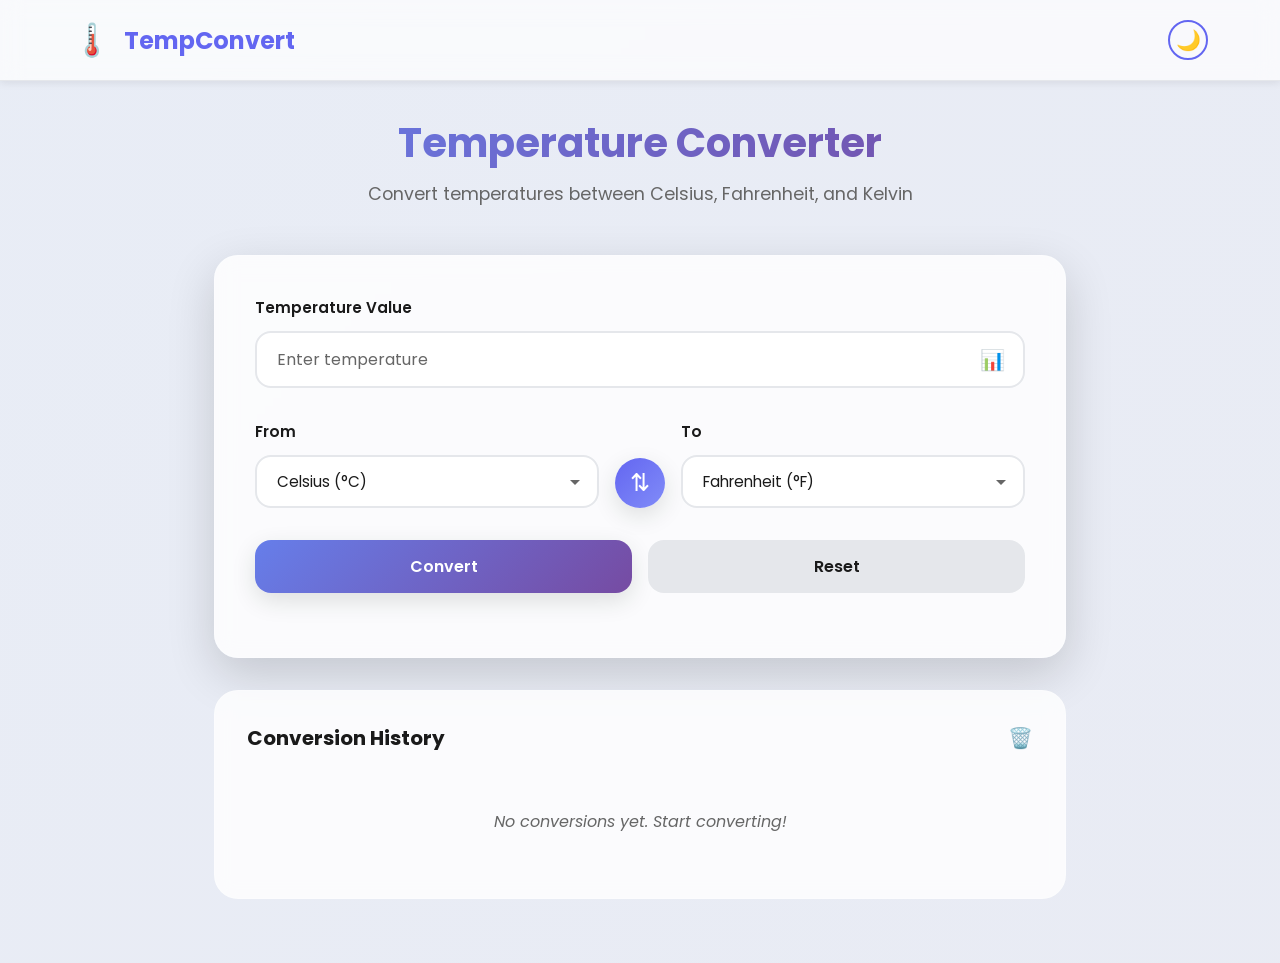
<file: Prodigy_SD_01/index.html>
<!DOCTYPE html>
<html lang="en">
<head>
    <meta charset="UTF-8">
    <meta name="viewport" content="width=device-width, initial-scale=1.0">
    <title>Temperature Converter | ProDigy InfoTech</title>
    
    <link href="https://fonts.googleapis.com/css2?family=Poppins:wght@300;400;500;600;700&display=swap" rel="stylesheet">
    
    <link rel="icon" type="image/svg+xml" href="data:image/svg+xml,<svg xmlns='http://www.w3.org/2000/svg' viewBox='0 0 100 100'><text y='75' font-size='75'>🌡️</text></svg>">
    
    <link rel="stylesheet" href="style.css">
</head>
<body>
    <nav class="navbar">
        <div class="nav-container">
            <div class="logo">
                <span class="logo-icon">🌡️</span>
                <span class="logo-text">TempConvert</span>
            </div>
            <button class="theme-toggle" id="themeToggle" aria-label="Toggle dark mode">
                <span class="theme-icon">🌙</span>
            </button>
        </div>
    </nav>

    <div class="container">
        <header class="header">
            <h1>Temperature Converter</h1>
            <p class="subtitle">Convert temperatures between Celsius, Fahrenheit, and Kelvin</p>
        </header>

        <main class="main-content">
            <div class="converter-card">
                <div class="input-section">
                    <label for="temperature" class="label">Temperature Value</label>
                    <div class="input-wrapper">
                        <input 
                            type="number" 
                            id="temperature" 
                            class="temp-input" 
                            placeholder="Enter temperature"
                            step="0.01"
                        >
                        <span class="input-icon">📊</span>
                    </div>
                </div>

                <div class="units-row">
                    <div class="unit-group">
                        <label for="fromUnit" class="label">From</label>
                        <select id="fromUnit" class="unit-select">
                            <option value="celsius">Celsius (°C)</option>
                            <option value="fahrenheit">Fahrenheit (°F)</option>
                            <option value="kelvin">Kelvin (K)</option>
                        </select>
                    </div>

                    <button class="swap-btn" id="swapBtn" title="Swap units">
                        <span class="swap-icon">⇅</span>
                    </button>

                    <div class="unit-group">
                        <label for="toUnit" class="label">To</label>
                        <select id="toUnit" class="unit-select">
                            <option value="fahrenheit">Fahrenheit (°F)</option>
                            <option value="celsius">Celsius (°C)</option>
                            <option value="kelvin">Kelvin (K)</option>
                        </select>
                    </div>
                </div>

                <div class="button-group">
                    <button class="btn btn-convert" id="convertBtn">Convert</button>
                    <button class="btn btn-reset" id="resetBtn">Reset</button>
                </div>

                <div class="result-section" id="resultSection" style="display: none;">
                    <div class="result-card">
                        <div class="result-item">
                            <span class="result-label">Input:</span>
                            <span class="result-value" id="inputValue">-</span>
                        </div>
                        <div class="result-arrow">→</div>
                        <div class="result-item">
                            <span class="result-label">Output:</span>
                            <span class="result-value" id="outputValue">-</span>
                        </div>
                    </div>

                    <div class="result-footer">
                        <button class="btn btn-copy" id="copyBtn">
                            <span class="copy-icon">📋</span> Copy Result
                        </button>
                        <div class="success-message" id="successMessage" style="display: none;">
                            ✓ Copied to clipboard!
                        </div>
                    </div>
                </div>

                <div class="error-message" id="errorMessage" style="display: none;"></div>
            </div>

            <div class="history-section">
                <div class="history-header">
                    <h2>Conversion History</h2>
                    <button class="btn-clear-history" id="clearHistoryBtn" title="Clear history">🗑️</button>
                </div>
                <div class="history-list" id="historyList">
                    <p class="history-empty">No conversions yet. Start converting!</p>
                </div>
            </div>
        </main>
    </div>

    <div class="loading-spinner" id="loadingSpinner" style="display: none;">
        <div class="spinner"></div>
    </div>

    <script src="script.js"></script>
</body>
</html>
</file>
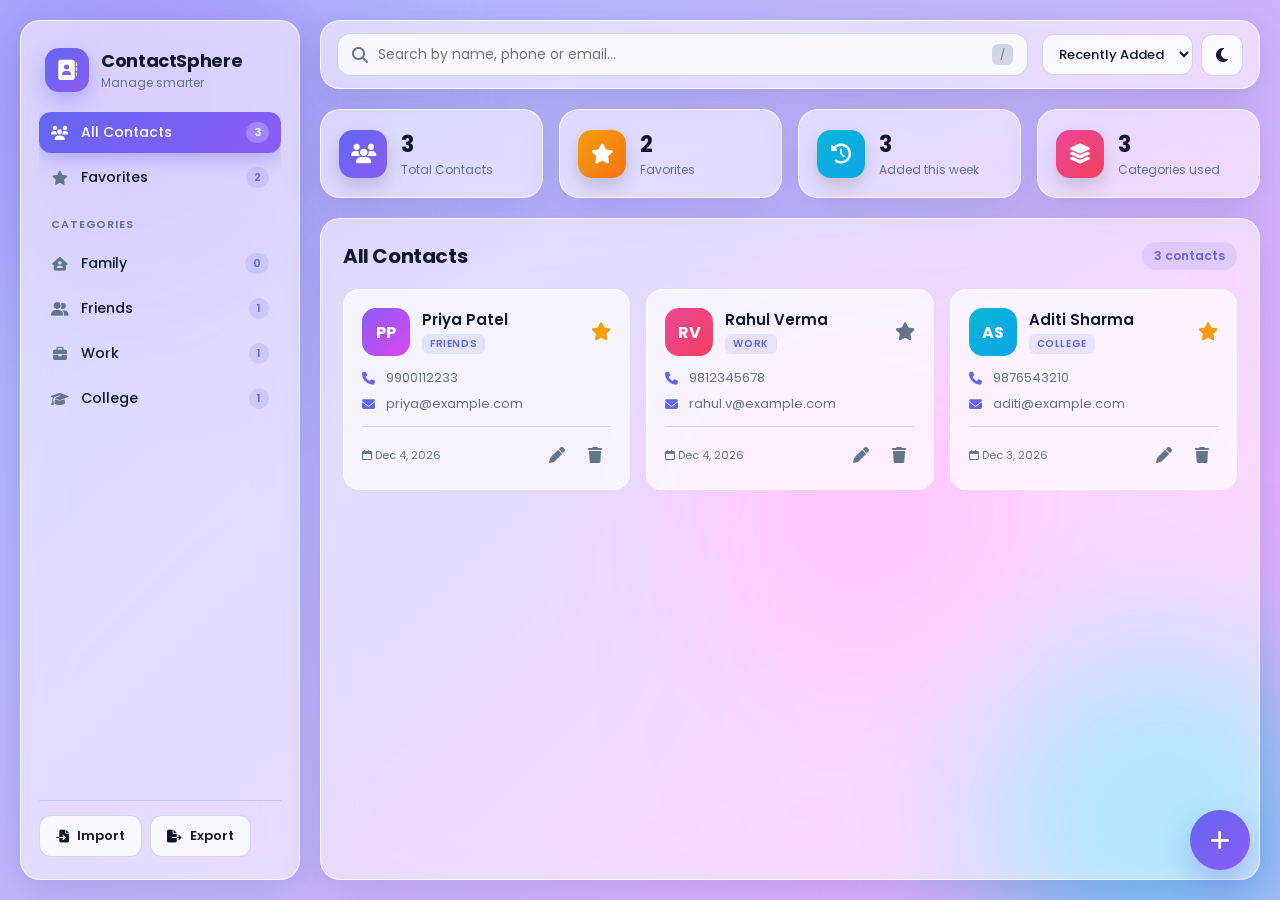
<file: Prodigy_SD_03/index.html>
<!DOCTYPE html>
<html lang="en" data-theme="light">
<head>
  <meta charset="UTF-8" />
  <meta name="viewport" content="width=device-width, initial-scale=1.0" />
  <title>ContactSphere — Contact Management System</title>
  <meta name="description" content="A modern glassmorphism contact management system built with vanilla HTML, CSS and JavaScript." />
  <link rel="preconnect" href="https://fonts.googleapis.com" />
  <link rel="preconnect" href="https://fonts.gstatic.com" crossorigin />
  <link href="https://fonts.googleapis.com/css2?family=Poppins:wght@300;400;500;600;700;800&display=swap" rel="stylesheet" />
  <link rel="stylesheet" href="https://cdnjs.cloudflare.com/ajax/libs/font-awesome/6.5.1/css/all.min.css" />
  <link rel="stylesheet" href="style.css" />
</head>
<body>
  <div class="bg-blobs" aria-hidden="true">
    <span class="blob b1"></span>
    <span class="blob b2"></span>
    <span class="blob b3"></span>
  </div>

  <div class="app">
    <aside class="sidebar glass">
      <div class="brand">
        <div class="brand-logo"><i class="fa-solid fa-address-book"></i></div>
        <div>
          <h1 class="brand-name">ContactSphere</h1>
          <p class="brand-tag">Manage smarter</p>
        </div>
      </div>

      <nav class="nav">
        <button class="nav-item active" data-filter="all"><i class="fa-solid fa-users"></i><span>All Contacts</span><em class="count" id="count-all">0</em></button>
        <button class="nav-item" data-filter="favorites"><i class="fa-solid fa-star"></i><span>Favorites</span><em class="count" id="count-fav">0</em></button>
        <div class="nav-heading">Categories</div>
        <button class="nav-item" data-filter="family"><i class="fa-solid fa-house-user"></i><span>Family</span><em class="count" id="count-family">0</em></button>
        <button class="nav-item" data-filter="friends"><i class="fa-solid fa-user-group"></i><span>Friends</span><em class="count" id="count-friends">0</em></button>
        <button class="nav-item" data-filter="work"><i class="fa-solid fa-briefcase"></i><span>Work</span><em class="count" id="count-work">0</em></button>
        <button class="nav-item" data-filter="college"><i class="fa-solid fa-graduation-cap"></i><span>College</span><em class="count" id="count-college">0</em></button>
      </nav>

      <div class="sidebar-footer">
        <button class="btn ghost" id="btnImport"><i class="fa-solid fa-file-import"></i> Import</button>
        <button class="btn ghost" id="btnExport"><i class="fa-solid fa-file-export"></i> Export</button>
        <input type="file" id="fileImport" accept="application/json" hidden />
      </div>
    </aside>

    <main class="main">
      <header class="topbar glass">
        <button class="icon-btn only-mobile" id="btnSidebar" aria-label="Toggle sidebar"><i class="fa-solid fa-bars"></i></button>

        <div class="search">
          <i class="fa-solid fa-magnifying-glass"></i>
          <input type="text" id="searchInput" placeholder="Search by name, phone or email..." />
          <kbd>/</kbd>
        </div>

        <div class="topbar-actions">
          <select id="sortSelect" class="select" aria-label="Sort contacts">
            <option value="recent">Recently Added</option>
            <option value="az">Name A–Z</option>
            <option value="za">Name Z–A</option>
          </select>
          <button class="icon-btn" id="btnTheme" aria-label="Toggle theme"><i class="fa-solid fa-moon"></i></button>
        </div>
      </header>

      <section class="stats">
        <div class="stat glass">
          <div class="stat-icon grad-1"><i class="fa-solid fa-users"></i></div>
          <div>
            <div class="stat-value" id="statTotal">0</div>
            <div class="stat-label">Total Contacts</div>
          </div>
        </div>
        <div class="stat glass">
          <div class="stat-icon grad-2"><i class="fa-solid fa-star"></i></div>
          <div>
            <div class="stat-value" id="statFav">0</div>
            <div class="stat-label">Favorites</div>
          </div>
        </div>
        <div class="stat glass">
          <div class="stat-icon grad-3"><i class="fa-solid fa-clock-rotate-left"></i></div>
          <div>
            <div class="stat-value" id="statRecent">0</div>
            <div class="stat-label">Added this week</div>
          </div>
        </div>
        <div class="stat glass">
          <div class="stat-icon grad-4"><i class="fa-solid fa-layer-group"></i></div>
          <div>
            <div class="stat-value" id="statCats">0</div>
            <div class="stat-label">Categories used</div>
          </div>
        </div>
      </section>

      <section class="contacts-wrap glass">
        <div class="contacts-header">
          <h2 id="viewTitle">All Contacts</h2>
          <span class="chip" id="viewCount">0 contacts</span>
        </div>

        <div id="contactsGrid" class="contacts-grid"></div>

        <div id="emptyState" class="empty hidden">
          <div class="empty-illus">
            <i class="fa-regular fa-address-card"></i>
          </div>
          <h3>No contacts yet</h3>
          <p>Click the <b>+</b> button to add your first contact.</p>
        </div>
      </section>
    </main>
  </div>

  <button class="fab" id="btnAdd" aria-label="Add contact">
    <i class="fa-solid fa-plus"></i>
  </button>

  <div class="modal" id="contactModal" aria-hidden="true">
    <div class="modal-backdrop" data-close></div>
    <div class="modal-card glass" role="dialog" aria-modal="true" aria-labelledby="modalTitle">
      <div class="modal-head">
        <h3 id="modalTitle">Add Contact</h3>
        <button class="icon-btn" data-close aria-label="Close"><i class="fa-solid fa-xmark"></i></button>
      </div>
      <form id="contactForm" class="form" novalidate>
        <input type="hidden" id="contactId" />

        <div class="field">
          <label for="name">Full Name</label>
          <div class="input-wrap"><i class="fa-solid fa-user"></i>
            <input type="text" id="name" placeholder="e.g. Aditi Sharma" autocomplete="off" />
          </div>
          <small class="err" data-err="name"></small>
        </div>

        <div class="grid-2">
          <div class="field">
            <label for="phone">Phone Number</label>
            <div class="input-wrap"><i class="fa-solid fa-phone"></i>
              <input type="tel" id="phone" placeholder="10-digit number" autocomplete="off" />
            </div>
            <small class="err" data-err="phone"></small>
          </div>
          <div class="field">
            <label for="email">Email Address</label>
            <div class="input-wrap"><i class="fa-solid fa-envelope"></i>
              <input type="email" id="email" placeholder="name@example.com" autocomplete="off" />
            </div>
            <small class="err" data-err="email"></small>
          </div>
        </div>

        <div class="grid-2">
          <div class="field">
            <label for="category">Category</label>
            <div class="input-wrap"><i class="fa-solid fa-tag"></i>
              <select id="category">
                <option value="family">Family</option>
                <option value="friends">Friends</option>
                <option value="work">Work</option>
                <option value="college">College</option>
              </select>
            </div>
          </div>
          <div class="field">
            <label for="favorite">Mark as favorite</label>
            <label class="switch">
              <input type="checkbox" id="favorite" />
              <span class="slider"></span>
              <em>Add to Favorites ⭐</em>
            </label>
          </div>
        </div>

        <div class="modal-actions">
          <button type="button" class="btn ghost" data-close>Cancel</button>
          <button type="submit" class="btn primary" id="submitBtn"><i class="fa-solid fa-check"></i> Save Contact</button>
        </div>
      </form>
    </div>
  </div>

  <div class="modal" id="confirmModal" aria-hidden="true">
    <div class="modal-backdrop" data-cclose></div>
    <div class="modal-card glass sm" role="dialog" aria-modal="true">
      <div class="confirm-icon"><i class="fa-solid fa-triangle-exclamation"></i></div>
      <h3>Delete this contact?</h3>
      <p class="muted">This action cannot be undone — but you'll get a quick undo option.</p>
      <div class="modal-actions center">
        <button class="btn ghost" data-cclose>Cancel</button>
        <button class="btn danger" id="confirmDelete"><i class="fa-solid fa-trash"></i> Delete</button>
      </div>
    </div>
  </div>

  <div class="toasts" id="toasts"></div>

  <script src="script.js"></script>
</body>
</html>
</file>
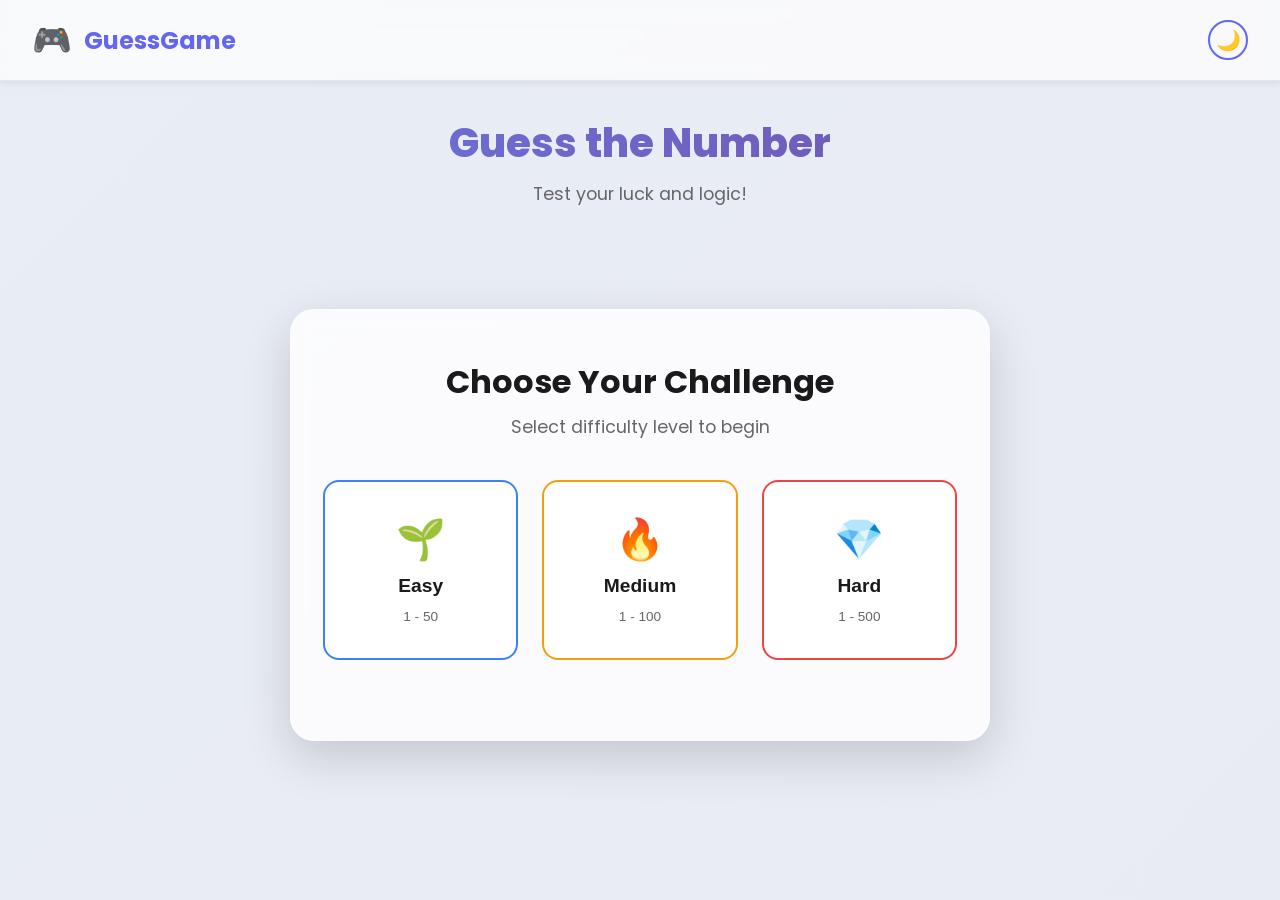
<file: Prodigy_SD_02/guess-number-game-index.html>
<!DOCTYPE html>
<html lang="en">
<head>
    <meta charset="UTF-8">
    <meta name="viewport" content="width=device-width, initial-scale=1.0">
    <title>Guess the Number Game | ProDigy InfoTech</title>
    
    
    <link href="https://fonts.googleapis.com/css2?family=Poppins:wght@300;400;500;600;700;800&display=swap" rel="stylesheet">
    
    
    <link rel="icon" type="image/svg+xml" href="data:image/svg+xml,<svg xmlns='http://www.w3.org/2000/svg' viewBox='0 0 100 100'><text y='75' font-size='75'>🎮</text></svg>">
    
    
    <link rel="stylesheet" href="guess-number-game-style.css">
</head>
<body>
    
    <nav class="navbar">
        <div class="nav-container">
            <div class="logo">
                <span class="logo-icon">🎮</span>
                <span class="logo-text">GuessGame</span>
            </div>
            <button class="theme-toggle" id="themeToggle" aria-label="Toggle dark mode">
                <span class="theme-icon">🌙</span>
            </button>
        </div>
    </nav>

    
    <div class="container">
        
        <header class="header">
            <h1>Guess the Number</h1>
            <p class="subtitle">Test your luck and logic!</p>
        </header>

        
        <main class="main-content">
            
            <div class="screen" id="difficultyScreen">
                <div class="difficulty-card">
                    <h2>Choose Your Challenge</h2>
                    <p class="difficulty-subtitle">Select difficulty level to begin</p>
                    
                    <div class="difficulty-buttons">
                        
                        <div class="difficulty-option">
                            <button class="difficulty-btn easy-btn" data-difficulty="easy" data-range="50">
                                <span class="difficulty-icon">🌱</span>
                                <span class="difficulty-name">Easy</span>
                                <span class="difficulty-range">1 - 50</span>
                            </button>
                        </div>
                        
                        
                        <div class="difficulty-option">
                            <button class="difficulty-btn medium-btn" data-difficulty="medium" data-range="100">
                                <span class="difficulty-icon">🔥</span>
                                <span class="difficulty-name">Medium</span>
                                <span class="difficulty-range">1 - 100</span>
                            </button>
                        </div>
                        
                        
                        <div class="difficulty-option">
                            <button class="difficulty-btn hard-btn" data-difficulty="hard" data-range="500">
                                <span class="difficulty-icon">💎</span>
                                <span class="difficulty-name">Hard</span>
                                <span class="difficulty-range">1 - 500</span>
                            </button>
                        </div>
                    </div>
                </div>
            </div>

            
            <div class="screen hidden" id="gameScreen">
                <div class="game-wrapper">
                    
                    <div class="game-card">
                        
                        <div class="difficulty-badge" id="difficultyBadge">Medium</div>
                        
                        
                        <div class="game-title">
                            <h2>I'm thinking of a number...</h2>
                            <p class="game-range" id="gameRange">between 1 and 100</p>
                        </div>

                        
                        <div class="input-section">
                            <label for="guessInput" class="label">Your Guess</label>
                            <div class="input-wrapper">
                                <input 
                                    type="number" 
                                    id="guessInput" 
                                    class="guess-input" 
                                    placeholder="Enter your guess"
                                    min="1"
                                    max="100"
                                >
                                <span class="input-icon">🎯</span>
                            </div>
                        </div>

                        
                        <div class="feedback-section" id="feedbackSection" style="display: none;">
                            <div class="feedback-message" id="feedbackMessage"></div>
                        </div>

                        
                        <div class="stats-display">
                            <div class="stat-item">
                                <span class="stat-label">Attempts:</span>
                                <span class="stat-value" id="attemptsDisplay">0</span>
                            </div>
                            <div class="stat-item">
                                <span class="stat-label">Time:</span>
                                <span class="stat-value" id="timerDisplay">0s</span>
                            </div>
                        </div>

                        
                        <div class="button-group">
                            <button class="btn btn-guess" id="guessBtn">Guess</button>
                            <button class="btn btn-hint" id="hintBtn" title="Get a hint (limited uses)">💡 Hint</button>
                            <button class="btn btn-reset" id="newGameBtn">New Game</button>
                        </div>

                        
                        <div class="error-message" id="errorMessage" style="display: none;"></div>
                    </div>

                    
                    <div class="side-panel">
                        
                        <div class="history-section">
                            <h3 class="panel-title">Guess History</h3>
                            <div class="history-list" id="historyList">
                                <p class="history-empty">No guesses yet</p>
                            </div>
                        </div>

                        
                        <div class="stats-section">
                            <h3 class="panel-title">Statistics</h3>
                            <div class="stats-box">
                                <div class="stat-row">
                                    <span class="stat-name">Games Played:</span>
                                    <span class="stat-num" id="gamesPlayedStat">0</span>
                                </div>
                                <div class="stat-row">
                                    <span class="stat-name">Best Score:</span>
                                    <span class="stat-num" id="bestScoreStat">-</span>
                                </div>
                                <div class="stat-row">
                                    <span class="stat-name">Avg Attempts:</span>
                                    <span class="stat-num" id="avgAttemptsStat">-</span>
                                </div>
                            </div>
                        </div>

                        
                        <div class="hints-section">
                            <h3 class="panel-title">Hints Left</h3>
                            <div class="hints-display" id="hintsDisplay">
                                <span class="hint-dot">💡</span>
                                <span class="hint-dot">💡</span>
                                <span class="hint-dot">💡</span>
                            </div>
                        </div>
                    </div>
                </div>
            </div>

            
            <div class="modal hidden" id="winModal">
                <div class="modal-content win-modal">
                    <div class="confetti-container" id="confettiContainer"></div>
                    
                    <div class="win-header">
                        <span class="win-emoji">🎉</span>
                    </div>
                    
                    <h2 class="win-title">You Won!</h2>
                    <p class="win-subtitle">Congratulations! You found the number!</p>
                    
                    <div class="win-stats">
                        <div class="win-stat">
                            <span class="win-stat-label">The number was:</span>
                            <span class="win-stat-value" id="winNumber">50</span>
                        </div>
                        <div class="win-stat">
                            <span class="win-stat-label">Total Attempts:</span>
                            <span class="win-stat-value" id="winAttempts">5</span>
                        </div>
                        <div class="win-stat">
                            <span class="win-stat-label">Time Taken:</span>
                            <span class="win-stat-value" id="winTime">45s</span>
                        </div>
                    </div>
                    
                    <div class="modal-buttons">
                        <button class="btn btn-primary" id="playAgainBtn">Play Again</button>
                        <button class="btn btn-secondary" id="changeDifficultyBtn">Change Difficulty</button>
                    </div>
                </div>
            </div>
        </main>
    </div>

    
    <script src="guess-number-game-script.js"></script>
</body>
</html>
</file>
<file: Prodigy_SD_01/style.css>
:root {
    --bg-primary: #f0f4f8;
    --bg-secondary: #ffffff;
    --text-primary: #1a1a1a;
    --text-secondary: #666666;
    --accent-color: #6366f1;
    --accent-light: #818cf8;
    --success-color: #10b981;
    --error-color: #ef4444;
    --border-color: #e5e7eb;
    
    --gradient-1: linear-gradient(135deg, #667eea 0%, #764ba2 100%);
    --gradient-2: linear-gradient(135deg, #f093fb 0%, #f5576c 100%);
    --gradient-3: linear-gradient(135deg, #4facfe 0%, #00f2fe 100%);
    
    --shadow-sm: 0 2px 8px rgba(0, 0, 0, 0.08);
    --shadow-md: 0 8px 24px rgba(0, 0, 0, 0.12);
    --shadow-lg: 0 16px 48px rgba(0, 0, 0, 0.16);
    
    --radius-sm: 8px;
    --radius-md: 16px;
    --radius-lg: 24px;
    
    --transition: all 0.3s cubic-bezier(0.4, 0, 0.2, 1);
    
    --font-family: 'Poppins', sans-serif;
}

body.dark-mode {
    --bg-primary: #0f172a;
    --bg-secondary: #1e293b;
    --text-primary: #f1f5f9;
    --text-secondary: #cbd5e1;
    --accent-color: #818cf8;
    --accent-light: #a5b4fc;
    --border-color: #334155;
    --gradient-1: linear-gradient(135deg, #667eea 0%, #764ba2 100%);
}

* {
    margin: 0;
    padding: 0;
    box-sizing: border-box;
}

html {
    scroll-behavior: smooth;
}

body {
    font-family: var(--font-family);
    background-color: var(--bg-primary);
    color: var(--text-primary);
    transition: var(--transition);
    min-height: 100vh;
    overflow-x: hidden;
}

body::before {
    content: '';
    position: fixed;
    top: -50%;
    left: -50%;
    width: 200%;
    height: 200%;
    background: var(--gradient-1);
    opacity: 0.05;
    animation: gradientShift 8s ease infinite;
    z-index: -2;
    pointer-events: none;
}

@keyframes gradientShift {
    0%, 100% {
        transform: translate(0, 0);
    }
    50% {
        transform: translate(50px, 50px);
    }
}

.navbar {
    background: rgba(255, 255, 255, 0.7);
    backdrop-filter: blur(10px);
    border-bottom: 1px solid var(--border-color);
    padding: 1rem 0;
    position: sticky;
    top: 0;
    z-index: 100;
    box-shadow: var(--shadow-sm);
}

body.dark-mode .navbar {
    background: rgba(30, 41, 59, 0.7);
}

.nav-container {
    max-width: 1200px;
    margin: 0 auto;
    padding: 0 2rem;
    display: flex;
    justify-content: space-between;
    align-items: center;
}

.logo {
    display: flex;
    align-items: center;
    gap: 0.75rem;
    font-weight: 700;
    font-size: 1.5rem;
    color: var(--accent-color);
}

.logo-icon {
    font-size: 2rem;
    animation: float 3s ease-in-out infinite;
}

@keyframes float {
    0%, 100% {
        transform: translateY(0px);
    }
    50% {
        transform: translateY(-8px);
    }
}

.theme-toggle {
    background: none;
    border: 2px solid var(--accent-color);
    color: var(--accent-color);
    width: 40px;
    height: 40px;
    border-radius: 50%;
    cursor: pointer;
    display: flex;
    align-items: center;
    justify-content: center;
    font-size: 1.25rem;
    transition: var(--transition);
}

.theme-toggle:hover {
    background: var(--accent-color);
    color: white;
    transform: rotate(20deg);
}

.container {
    max-width: 900px;
    margin: 0 auto;
    padding: 2rem 1.5rem;
}

.header {
    text-align: center;
    margin-bottom: 3rem;
    animation: slideDown 0.6s ease;
}

@keyframes slideDown {
    from {
        opacity: 0;
        transform: translateY(-20px);
    }
    to {
        opacity: 1;
        transform: translateY(0);
    }
}

.header h1 {
    font-size: 2.5rem;
    font-weight: 700;
    margin-bottom: 0.5rem;
    background: var(--gradient-1);
    -webkit-background-clip: text;
    -webkit-text-fill-color: transparent;
    background-clip: text;
}

.subtitle {
    font-size: 1.1rem;
    color: var(--text-secondary);
    font-weight: 400;
}

.converter-card {
    background: rgba(255, 255, 255, 0.8);
    backdrop-filter: blur(10px);
    border: 1px solid rgba(255, 255, 255, 0.2);
    border-radius: var(--radius-lg);
    padding: 2.5rem;
    box-shadow: var(--shadow-lg);
    margin-bottom: 2rem;
    animation: slideUp 0.6s ease 0.1s both;
}

body.dark-mode .converter-card {
    background: rgba(30, 41, 59, 0.5);
    border: 1px solid rgba(129, 140, 248, 0.2);
}

@keyframes slideUp {
    from {
        opacity: 0;
        transform: translateY(20px);
    }
    to {
        opacity: 1;
        transform: translateY(0);
    }
}

.label {
    display: block;
    font-weight: 600;
    font-size: 0.95rem;
    margin-bottom: 0.75rem;
    color: var(--text-primary);
}

.input-section {
    margin-bottom: 2rem;
}

.input-wrapper {
    position: relative;
    display: flex;
    align-items: center;
}

.temp-input {
    width: 100%;
    padding: 0.875rem 1.25rem;
    padding-right: 3rem;
    border: 2px solid var(--border-color);
    border-radius: var(--radius-md);
    font-size: 1rem;
    font-family: var(--font-family);
    background-color: var(--bg-secondary);
    color: var(--text-primary);
    transition: var(--transition);
}

.temp-input:focus {
    outline: none;
    border-color: var(--accent-color);
    box-shadow: 0 0 0 3px rgba(99, 102, 241, 0.1);
}

.temp-input::placeholder {
    color: var(--text-secondary);
}

.input-icon {
    position: absolute;
    right: 1.25rem;
    font-size: 1.25rem;
    pointer-events: none;
}

.units-row {
    display: grid;
    grid-template-columns: 1fr auto 1fr;
    gap: 1rem;
    align-items: flex-end;
    margin-bottom: 2rem;
}

.unit-group {
    display: flex;
    flex-direction: column;
}

.unit-select {
    padding: 0.875rem 1.25rem;
    border: 2px solid var(--border-color);
    border-radius: var(--radius-md);
    font-size: 0.95rem;
    font-family: var(--font-family);
    background-color: var(--bg-secondary);
    color: var(--text-primary);
    cursor: pointer;
    transition: var(--transition);
    appearance: none;
    background-image: url("data:image/svg+xml,%3Csvg xmlns='http://www.w3.org/2000/svg' width='12' height='12' viewBox='0 0 12 12'%3E%3Cpath fill='%23666' d='M6 9L1 4h10z'/%3E%3C/svg%3E");
    background-repeat: no-repeat;
    background-position: right 1rem center;
    padding-right: 2.5rem;
}

body.dark-mode .unit-select {
    background-image: url("data:image/svg+xml,%3Csvg xmlns='http://www.w3.org/2000/svg' width='12' height='12' viewBox='0 0 12 12'%3E%3Cpath fill='%23cbd5e1' d='M6 9L1 4h10z'/%3E%3C/svg%3E");
}

.unit-select:hover {
    border-color: var(--accent-color);
}

.unit-select:focus {
    outline: none;
    border-color: var(--accent-color);
    box-shadow: 0 0 0 3px rgba(99, 102, 241, 0.1);
}

.swap-btn {
    background: linear-gradient(135deg, var(--accent-color), var(--accent-light));
    border: none;
    color: white;
    width: 50px;
    height: 50px;
    border-radius: 50%;
    cursor: pointer;
    display: flex;
    align-items: center;
    justify-content: center;
    font-size: 1.5rem;
    transition: var(--transition);
    box-shadow: var(--shadow-md);
}

.swap-btn:hover {
    transform: scale(1.1) rotate(180deg);
    box-shadow: var(--shadow-lg);
}

.swap-btn:active {
    transform: scale(0.95);
}

.button-group {
    display: grid;
    grid-template-columns: 1fr 1fr;
    gap: 1rem;
    margin-bottom: 1.5rem;
}

.btn {
    padding: 0.875rem 1.5rem;
    border: none;
    border-radius: var(--radius-md);
    font-size: 1rem;
    font-weight: 600;
    font-family: var(--font-family);
    cursor: pointer;
    transition: var(--transition);
    display: flex;
    align-items: center;
    justify-content: center;
    gap: 0.5rem;
}

.btn-convert {
    background: var(--gradient-1);
    color: white;
    box-shadow: var(--shadow-md);
}

.btn-convert:hover {
    transform: translateY(-2px);
    box-shadow: var(--shadow-lg);
}

.btn-convert:active {
    transform: translateY(0);
}

.btn-reset {
    background-color: var(--border-color);
    color: var(--text-primary);
}

.btn-reset:hover {
    background-color: var(--text-secondary);
    color: white;
    transform: translateY(-2px);
}

.btn-copy {
    background: linear-gradient(135deg, var(--success-color), #34d399);
    color: white;
    box-shadow: var(--shadow-md);
}

.btn-copy:hover {
    transform: translateY(-2px);
    box-shadow: var(--shadow-lg);
}

.result-section {
    animation: fadeInScale 0.5s ease;
}

@keyframes fadeInScale {
    from {
        opacity: 0;
        transform: scale(0.95);
    }
    to {
        opacity: 1;
        transform: scale(1);
    }
}

.result-card {
    background: linear-gradient(135deg, rgba(99, 102, 241, 0.1), rgba(245, 87, 108, 0.1));
    border: 2px solid var(--accent-color);
    border-radius: var(--radius-md);
    padding: 1.5rem;
    display: flex;
    align-items: center;
    gap: 1rem;
    margin-bottom: 1.5rem;
}

body.dark-mode .result-card {
    border: 2px solid var(--accent-light);
}

.result-item {
    flex: 1;
    display: flex;
    flex-direction: column;
    gap: 0.25rem;
}

.result-label {
    font-size: 0.875rem;
    color: var(--text-secondary);
    font-weight: 500;
}

.result-value {
    font-size: 1.5rem;
    font-weight: 700;
    color: var(--accent-color);
}

.result-arrow {
    font-size: 1.5rem;
    color: var(--accent-color);
    animation: pulse 2s ease-in-out infinite;
}

@keyframes pulse {
    0%, 100% {
        opacity: 1;
    }
    50% {
        opacity: 0.5;
    }
}

.result-footer {
    display: flex;
    align-items: center;
    gap: 1rem;
}

.copy-icon {
    display: inline-block;
}

.success-message {
    background-color: var(--success-color);
    color: white;
    padding: 0.75rem 1rem;
    border-radius: var(--radius-md);
    font-weight: 500;
    animation: slideInRight 0.4s ease;
}

@keyframes slideInRight {
    from {
        opacity: 0;
        transform: translateX(20px);
    }
    to {
        opacity: 1;
        transform: translateX(0);
    }
}

.error-message {
    background-color: rgba(239, 68, 68, 0.1);
    border: 1px solid var(--error-color);
    color: var(--error-color);
    padding: 1rem 1.25rem;
    border-radius: var(--radius-md);
    font-weight: 500;
    animation: shake 0.5s ease;
}

@keyframes shake {
    0%, 100% {
        transform: translateX(0);
    }
    25% {
        transform: translateX(-10px);
    }
    75% {
        transform: translateX(10px);
    }
}

.history-section {
    background: rgba(255, 255, 255, 0.8);
    backdrop-filter: blur(10px);
    border: 1px solid rgba(255, 255, 255, 0.2);
    border-radius: var(--radius-lg);
    padding: 2rem;
    margin-bottom: 2rem;
    animation: slideUp 0.6s ease 0.2s both;
}

body.dark-mode .history-section {
    background: rgba(30, 41, 59, 0.5);
    border: 1px solid rgba(129, 140, 248, 0.2);
}

.history-header {
    display: flex;
    justify-content: space-between;
    align-items: center;
    margin-bottom: 1.5rem;
}

.history-header h2 {
    font-size: 1.25rem;
    color: var(--text-primary);
}

.btn-clear-history {
    background: none;
    border: none;
    font-size: 1.25rem;
    cursor: pointer;
    transition: var(--transition);
}

.btn-clear-history:hover {
    transform: scale(1.2);
    opacity: 0.7;
}

.history-list {
    display: flex;
    flex-direction: column;
    gap: 0.75rem;
    max-height: 300px;
    overflow-y: auto;
}

.history-list::-webkit-scrollbar {
    width: 6px;
}

.history-list::-webkit-scrollbar-track {
    background: var(--border-color);
    border-radius: var(--radius-md);
}

.history-list::-webkit-scrollbar-thumb {
    background: var(--accent-color);
    border-radius: var(--radius-md);
}

.history-list::-webkit-scrollbar-thumb:hover {
    background: var(--accent-light);
}

.history-item {
    padding: 1rem;
    background-color: var(--bg-primary);
    border-radius: var(--radius-md);
    border-left: 4px solid var(--accent-color);
    display: flex;
    justify-content: space-between;
    align-items: center;
    transition: var(--transition);
    animation: slideInLeft 0.3s ease;
}

@keyframes slideInLeft {
    from {
        opacity: 0;
        transform: translateX(-20px);
    }
    to {
        opacity: 1;
        transform: translateX(0);
    }
}

.history-item:hover {
    background-color: var(--bg-secondary);
    box-shadow: var(--shadow-md);
    transform: translateX(5px);
}

.history-text {
    display: flex;
    gap: 0.5rem;
    align-items: center;
    flex: 1;
}

.history-arrow {
    color: var(--accent-color);
    font-weight: 700;
}

.history-empty {
    text-align: center;
    color: var(--text-secondary);
    padding: 2rem;
    font-style: italic;
}

.footer {
    text-align: center;
    padding: 2rem;
    border-top: 1px solid var(--border-color);
    color: var(--text-secondary);
}

.footer p {
    margin-bottom: 0.5rem;
    font-size: 0.95rem;
}

.footer-text {
    font-size: 0.85rem;
}

.loading-spinner {
    position: fixed;
    top: 50%;
    left: 50%;
    transform: translate(-50%, -50%);
    z-index: 999;
}

.spinner {
    width: 50px;
    height: 50px;
    border: 4px solid var(--border-color);
    border-top: 4px solid var(--accent-color);
    border-radius: 50%;
    animation: spin 1s linear infinite;
}

@keyframes spin {
    0% {
        transform: rotate(0deg);
    }
    100% {
        transform: rotate(360deg);
    }
}

@media (max-width: 768px) {
    .container {
        padding: 1.5rem 1rem;
    }

    .header h1 {
        font-size: 2rem;
    }

    .subtitle {
        font-size: 1rem;
    }

    .converter-card {
        padding: 1.5rem;
    }

    .units-row {
        grid-template-columns: 1fr;
        gap: 0.75rem;
    }

    .swap-btn {
        width: 40px;
        height: 40px;
        font-size: 1.25rem;
    }

    .button-group {
        grid-template-columns: 1fr;
    }

    .result-card {
        flex-direction: column;
        text-align: center;
    }

    .result-arrow {
        transform: rotate(90deg);
    }

    .result-footer {
        flex-direction: column;
        width: 100%;
    }

    .btn-copy {
        width: 100%;
    }

    .nav-container {
        padding: 0 1rem;
    }

    .history-section {
        padding: 1.5rem;
    }
}

@media (max-width: 480px) {
    .header h1 {
        font-size: 1.75rem;
    }

    .converter-card,
    .history-section {
        padding: 1.25rem;
        border-radius: var(--radius-md);
    }

    .label {
        font-size: 0.875rem;
    }

    .temp-input,
    .unit-select {
        padding: 0.75rem 1rem;
        font-size: 0.95rem;
    }

    .btn {
        padding: 0.75rem 1rem;
        font-size: 0.9rem;
    }

    .result-value {
        font-size: 1.25rem;
    }

    .history-item {
        flex-direction: column;
        text-align: center;
        gap: 0.5rem;
    }

    .logo {
        gap: 0.5rem;
        font-size: 1.2rem;
    }

    .logo-icon {
        font-size: 1.5rem;
    }
}

@media (prefers-reduced-motion: reduce) {
    * {
        animation-duration: 0.01ms !important;
        animation-iteration-count: 1 !important;
        transition-duration: 0.01ms !important;
    }
}

button:focus-visible,
input:focus-visible,
select:focus-visible {
    outline: 2px solid var(--accent-color);
    outline-offset: 2px;
}
</file>
<file: Prodigy_SD_03/style.css>
* { box-sizing: border-box; margin: 0; padding: 0; }

:root {
  --font: 'Poppins', system-ui, sans-serif;

  --bg: #eef2ff;
  --text: #0f172a;
  --muted: #64748b;
  --glass-bg: rgba(255, 255, 255, 0.55);
  --glass-border: rgba(255, 255, 255, 0.7);
  --glass-shadow: 0 12px 40px rgba(31, 38, 135, 0.15);
  --card: rgba(255, 255, 255, 0.7);
  --input-bg: rgba(255, 255, 255, 0.8);
  --input-border: rgba(148, 163, 184, 0.4);
  --primary: #6366f1;
  --primary-2: #8b5cf6;
  --accent: #06b6d4;
  --danger: #ef4444;
  --success: #10b981;
  --warning: #f59e0b;
  --grad-page: linear-gradient(135deg, #a5b4fc 0%, #c4b5fd 50%, #f0abfc 100%);
  --grad-primary: linear-gradient(135deg, #6366f1, #8b5cf6);
  --ring: rgba(99, 102, 241, 0.35);
}

[data-theme="dark"] {
  --bg: #0b1020;
  --text: #e2e8f0;
  --muted: #94a3b8;
  --glass-bg: rgba(17, 24, 39, 0.55);
  --glass-border: rgba(255, 255, 255, 0.08);
  --glass-shadow: 0 12px 40px rgba(0, 0, 0, 0.5);
  --card: rgba(30, 41, 59, 0.55);
  --input-bg: rgba(15, 23, 42, 0.65);
  --input-border: rgba(148, 163, 184, 0.2);
  --grad-page: linear-gradient(135deg, #1e1b4b 0%, #312e81 50%, #4c1d95 100%);
}

html, body { height: 100%; }
body {
  font-family: var(--font);
  color: var(--text);
  background: var(--bg);
  overflow-x: hidden;
  min-height: 100vh;
  position: relative;
}
body::before {
  content: '';
  position: fixed; inset: 0;
  background: var(--grad-page);
  z-index: -2;
}

.bg-blobs { position: fixed; inset: 0; overflow: hidden; z-index: -1; pointer-events: none; }
.blob {
  position: absolute; border-radius: 50%; filter: blur(80px); opacity: 0.55;
  animation: float 18s ease-in-out infinite;
}
.b1 { width: 420px; height: 420px; background: #a78bfa; top: -100px; left: -80px; }
.b2 { width: 380px; height: 380px; background: #22d3ee; bottom: -120px; right: -80px; animation-delay: -6s; }
.b3 { width: 300px; height: 300px; background: #f472b6; top: 40%; left: 55%; animation-delay: -12s; }
@keyframes float {
  0%, 100% { transform: translate(0,0) scale(1); }
  50% { transform: translate(40px, -30px) scale(1.1); }
}

.glass {
  background: var(--glass-bg);
  backdrop-filter: blur(20px) saturate(180%);
  -webkit-backdrop-filter: blur(20px) saturate(180%);
  border: 1px solid var(--glass-border);
  box-shadow: var(--glass-shadow);
  border-radius: 20px;
}

.app {
  display: grid;
  grid-template-columns: 280px 1fr;
  gap: 20px;
  padding: 20px;
  min-height: 100vh;
  max-width: 1500px;
  margin: 0 auto;
}

.sidebar {
  padding: 22px 18px;
  display: flex; flex-direction: column;
  position: sticky; top: 20px;
  height: calc(100vh - 40px);
}
.brand { display: flex; align-items: center; gap: 12px; padding: 4px 6px 20px; }
.brand-logo {
  width: 44px; height: 44px; border-radius: 14px;
  background: var(--grad-primary);
  color: #fff; display: grid; place-items: center;
  font-size: 20px; box-shadow: 0 8px 20px var(--ring);
}
.brand-name { font-size: 18px; font-weight: 700; letter-spacing: -0.02em; }
.brand-tag { font-size: 12px; color: var(--muted); }

.nav { display: flex; flex-direction: column; gap: 4px; flex: 1; overflow-y: auto; }
.nav-heading {
  font-size: 11px; font-weight: 600; text-transform: uppercase;
  color: var(--muted); letter-spacing: 0.08em; padding: 14px 12px 6px;
}
.nav-item {
  all: unset; cursor: pointer;
  display: flex; align-items: center; gap: 12px;
  padding: 10px 12px; border-radius: 12px;
  color: var(--text); font-size: 14px; font-weight: 500;
  transition: all 0.2s ease;
}
.nav-item i { width: 18px; text-align: center; color: var(--muted); }
.nav-item span { flex: 1; }
.nav-item .count {
  font-style: normal; font-size: 11px; font-weight: 600;
  background: rgba(99,102,241,0.15); color: var(--primary);
  padding: 2px 8px; border-radius: 999px;
}
.nav-item:hover { background: rgba(99,102,241,0.08); transform: translateX(2px); }
.nav-item.active {
  background: var(--grad-primary); color: #fff;
  box-shadow: 0 6px 18px var(--ring);
}
.nav-item.active i, .nav-item.active .count { color: #fff; }
.nav-item.active .count { background: rgba(255,255,255,0.25); }

.sidebar-footer { display: flex; gap: 8px; padding-top: 14px; border-top: 1px solid var(--input-border); }

.main { display: flex; flex-direction: column; gap: 20px; min-width: 0; }
.topbar {
  display: flex; align-items: center; gap: 14px;
  padding: 12px 16px;
}
.search {
  flex: 1; display: flex; align-items: center; gap: 10px;
  background: var(--input-bg); border: 1px solid var(--input-border);
  padding: 10px 14px; border-radius: 14px;
  transition: all 0.2s;
}
.search:focus-within { border-color: var(--primary); box-shadow: 0 0 0 4px var(--ring); }
.search i { color: var(--muted); }
.search input {
  flex: 1; border: none; outline: none; background: transparent;
  font-family: inherit; font-size: 14px; color: var(--text);
}
.search kbd {
  font-family: inherit; font-size: 11px;
  background: var(--input-border); padding: 2px 8px; border-radius: 6px;
  color: var(--muted);
}
.topbar-actions { display: flex; gap: 8px; align-items: center; }

.select {
  font-family: inherit; font-size: 13px; font-weight: 500;
  padding: 9px 12px; border-radius: 12px;
  background: var(--input-bg); border: 1px solid var(--input-border);
  color: var(--text); cursor: pointer; outline: none;
}
.select:focus { border-color: var(--primary); }

.icon-btn {
  all: unset; cursor: pointer;
  width: 40px; height: 40px; display: grid; place-items: center;
  border-radius: 12px; color: var(--text);
  background: var(--input-bg); border: 1px solid var(--input-border);
  transition: all 0.2s;
}
.icon-btn:hover { background: var(--primary); color: #fff; border-color: var(--primary); }
.only-mobile { display: none; }

.stats {
  display: grid;
  grid-template-columns: repeat(4, 1fr);
  gap: 16px;
}
.stat {
  padding: 18px;
  display: flex; align-items: center; gap: 14px;
  transition: transform 0.25s ease;
}
.stat:hover { transform: translateY(-3px); }
.stat-icon {
  width: 48px; height: 48px; border-radius: 14px;
  display: grid; place-items: center;
  color: #fff; font-size: 20px;
  box-shadow: 0 8px 18px rgba(0,0,0,0.15);
}
.grad-1 { background: linear-gradient(135deg, #6366f1, #8b5cf6); }
.grad-2 { background: linear-gradient(135deg, #f59e0b, #f97316); }
.grad-3 { background: linear-gradient(135deg, #06b6d4, #0ea5e9); }
.grad-4 { background: linear-gradient(135deg, #ec4899, #f43f5e); }
.stat-value { font-size: 22px; font-weight: 700; letter-spacing: -0.02em; }
.stat-label { font-size: 12px; color: var(--muted); }

.contacts-wrap { padding: 22px; flex: 1; }
.contacts-header {
  display: flex; align-items: center; justify-content: space-between;
  margin-bottom: 18px;
}
.contacts-header h2 { font-size: 20px; font-weight: 700; letter-spacing: -0.02em; }
.chip {
  font-size: 12px; font-weight: 600; color: var(--primary);
  background: rgba(99,102,241,0.12);
  padding: 5px 12px; border-radius: 999px;
}

.contacts-grid {
  display: grid;
  grid-template-columns: repeat(auto-fill, minmax(280px, 1fr));
  gap: 16px;
}
.card {
  background: var(--card);
  border: 1px solid var(--glass-border);
  border-radius: 16px;
  padding: 18px;
  transition: all 0.25s cubic-bezier(.2,.7,.2,1);
  animation: pop 0.35s ease both;
  position: relative;
}
@keyframes pop {
  from { opacity: 0; transform: translateY(10px) scale(.98); }
  to { opacity: 1; transform: translateY(0) scale(1); }
}
.card:hover {
  transform: translateY(-4px);
  box-shadow: 0 18px 40px rgba(99,102,241,0.18);
  border-color: var(--primary);
}

.card-top { display: flex; align-items: center; gap: 12px; margin-bottom: 12px; }
.avatar {
  width: 48px; height: 48px; border-radius: 14px;
  display: grid; place-items: center;
  color: #fff; font-weight: 700; font-size: 16px;
  flex-shrink: 0;
}
.card-name { font-weight: 600; font-size: 15px; line-height: 1.2; }
.card-cat {
  display: inline-block; font-size: 10px; font-weight: 600;
  text-transform: uppercase; letter-spacing: 0.06em;
  padding: 2px 8px; border-radius: 6px; margin-top: 4px;
  background: rgba(99,102,241,0.12); color: var(--primary);
}
.fav-star {
  margin-left: auto; cursor: pointer;
  color: var(--muted); font-size: 18px;
  transition: transform 0.2s, color 0.2s;
}
.fav-star:hover { transform: scale(1.15); }
.fav-star.on { color: var(--warning); }

.card-info { display: flex; flex-direction: column; gap: 6px; margin-bottom: 12px; }
.card-info div {
  display: flex; align-items: center; gap: 10px;
  font-size: 13px; color: var(--muted);
}
.card-info i { width: 14px; color: var(--primary); }
.card-info a { color: inherit; text-decoration: none; }
.card-info a:hover { color: var(--primary); }

.card-foot {
  display: flex; align-items: center; justify-content: space-between;
  padding-top: 12px; border-top: 1px solid var(--input-border);
}
.card-date { font-size: 11px; color: var(--muted); }
.card-actions { display: flex; gap: 6px; }
.act {
  all: unset; cursor: pointer;
  width: 32px; height: 32px; border-radius: 9px;
  display: grid; place-items: center;
  color: var(--muted); transition: all 0.2s;
}
.act:hover { background: var(--primary); color: #fff; transform: translateY(-2px); }
.act.del:hover { background: var(--danger); }

.empty { text-align: center; padding: 60px 20px; }
.empty.hidden { display: none; }
.empty-illus {
  width: 100px; height: 100px; margin: 0 auto 20px;
  border-radius: 50%; display: grid; place-items: center;
  background: var(--grad-primary); color: #fff; font-size: 40px;
  box-shadow: 0 12px 30px var(--ring);
  animation: bob 3s ease-in-out infinite;
}
@keyframes bob { 0%,100%{transform:translateY(0)} 50%{transform:translateY(-8px)} }
.empty h3 { font-size: 18px; margin-bottom: 6px; }
.empty p { color: var(--muted); font-size: 14px; }

.footer { text-align: center; padding: 20px; color: var(--muted); font-size: 12px; }

.fab {
  position: fixed; bottom: 30px; right: 30px;
  width: 60px; height: 60px; border-radius: 50%;
  border: none; cursor: pointer;
  background: var(--grad-primary); color: #fff;
  font-size: 22px;
  box-shadow: 0 12px 30px var(--ring);
  transition: transform 0.25s cubic-bezier(.2,.9,.3,1.4);
  z-index: 50;
}
.fab:hover { transform: scale(1.1) rotate(90deg); }

.btn {
  all: unset; cursor: pointer;
  display: inline-flex; align-items: center; gap: 8px;
  padding: 10px 16px; border-radius: 12px;
  font-family: inherit; font-size: 13px; font-weight: 600;
  transition: all 0.2s;
}
.btn.primary { background: var(--grad-primary); color: #fff; box-shadow: 0 6px 18px var(--ring); }
.btn.primary:hover { transform: translateY(-2px); box-shadow: 0 10px 26px var(--ring); }
.btn.ghost { background: var(--input-bg); border: 1px solid var(--input-border); color: var(--text); }
.btn.ghost:hover { background: var(--primary); color: #fff; border-color: var(--primary); }
.btn.danger { background: var(--danger); color: #fff; }
.btn.danger:hover { background: #dc2626; }

.modal { position: fixed; inset: 0; z-index: 100; display: none; }
.modal.open { display: block; }
.modal-backdrop {
  position: absolute; inset: 0;
  background: rgba(15,23,42,0.55);
  backdrop-filter: blur(6px);
  animation: fade 0.2s;
}
@keyframes fade { from{opacity:0} to{opacity:1} }
.modal-card {
  position: relative;
  width: min(560px, 92vw);
  margin: 6vh auto 0; padding: 24px;
  animation: pop 0.3s cubic-bezier(.2,.9,.3,1.3);
}
.modal-card.sm { width: min(400px, 92vw); text-align: center; padding: 30px 24px; }
.modal-head { display: flex; align-items: center; justify-content: space-between; margin-bottom: 18px; }
.modal-head h3 { font-size: 18px; font-weight: 700; }

.form { display: flex; flex-direction: column; gap: 14px; }
.field { display: flex; flex-direction: column; gap: 6px; }
.field label { font-size: 12px; font-weight: 600; color: var(--muted); }
.input-wrap {
  display: flex; align-items: center; gap: 10px;
  background: var(--input-bg); border: 1.5px solid var(--input-border);
  border-radius: 12px; padding: 0 14px;
  transition: all 0.2s;
}
.input-wrap:focus-within { border-color: var(--primary); box-shadow: 0 0 0 4px var(--ring); }
.input-wrap i { color: var(--muted); font-size: 14px; }
.input-wrap input, .input-wrap select {
  flex: 1; border: none; outline: none; background: transparent;
  padding: 12px 0; font-family: inherit; font-size: 14px; color: var(--text);
  width: 100%;
}
.grid-2 { display: grid; grid-template-columns: 1fr 1fr; gap: 12px; }
.err { color: var(--danger); font-size: 11px; min-height: 14px; font-weight: 500; }

.switch { display: flex; align-items: center; gap: 10px; padding: 12px 0; cursor: pointer; }
.switch input { display: none; }
.switch .slider {
  width: 40px; height: 22px; border-radius: 999px;
  background: var(--input-border); position: relative; transition: 0.25s;
}
.switch .slider::before {
  content: ''; position: absolute; width: 18px; height: 18px;
  top: 2px; left: 2px; background: #fff; border-radius: 50%;
  transition: 0.25s;
}
.switch input:checked + .slider { background: var(--grad-primary); }
.switch input:checked + .slider::before { transform: translateX(18px); }
.switch em { font-style: normal; font-size: 13px; color: var(--muted); }

.modal-actions { display: flex; gap: 10px; justify-content: flex-end; margin-top: 8px; }
.modal-actions.center { justify-content: center; }
.confirm-icon {
  width: 60px; height: 60px; margin: 0 auto 16px;
  border-radius: 50%; display: grid; place-items: center;
  background: rgba(239,68,68,0.15); color: var(--danger);
  font-size: 26px;
}
.muted { color: var(--muted); font-size: 13px; margin: 8px 0 20px; }

.toasts {
  position: fixed; top: 24px; right: 24px; z-index: 200;
  display: flex; flex-direction: column; gap: 10px;
}
.toast {
  min-width: 260px; padding: 14px 18px;
  border-radius: 14px; background: var(--glass-bg);
  backdrop-filter: blur(20px);
  border: 1px solid var(--glass-border);
  box-shadow: var(--glass-shadow);
  display: flex; align-items: center; gap: 12px;
  font-size: 13px; font-weight: 500; color: var(--text);
  animation: slideIn 0.3s cubic-bezier(.2,.9,.3,1.3);
  border-left: 4px solid var(--primary);
}
.toast.success { border-left-color: var(--success); }
.toast.error { border-left-color: var(--danger); }
.toast.warn { border-left-color: var(--warning); }
.toast i { font-size: 18px; }
.toast.success i { color: var(--success); }
.toast.error i { color: var(--danger); }
.toast.warn i { color: var(--warning); }
.toast button {
  all: unset; cursor: pointer; margin-left: auto;
  font-size: 12px; font-weight: 700; color: var(--primary);
  text-transform: uppercase;
}
@keyframes slideIn {
  from { transform: translateX(120%); opacity: 0; }
  to { transform: translateX(0); opacity: 1; }
}

@media (max-width: 960px) {
  .app { grid-template-columns: 1fr; padding: 12px; gap: 12px; }
  .sidebar {
    position: fixed; top: 0; left: 0; height: 100vh; width: 280px;
    transform: translateX(-105%); transition: transform 0.3s; z-index: 90;
    border-radius: 0 20px 20px 0;
  }
  .sidebar.open { transform: translateX(0); }
  .only-mobile { display: grid; }
  .stats { grid-template-columns: repeat(2, 1fr); }
}
@media (max-width: 560px) {
  .stats { grid-template-columns: 1fr 1fr; gap: 10px; }
  .stat { padding: 14px; }
  .stat-value { font-size: 18px; }
  .grid-2 { grid-template-columns: 1fr; }
  .search kbd { display: none; }
  .fab { bottom: 20px; right: 20px; width: 54px; height: 54px; }
}
</file>
<file: Prodigy_SD_02/guess-number-game-style.css>
:root {
    
    --bg-primary: #f0f4f8;
    --bg-secondary: #ffffff;
    --text-primary: #1a1a1a;
    --text-secondary: #666666;
    --accent-color: #6366f1;
    --accent-light: #818cf8;
    --success-color: #10b981;
    --error-color: #ef4444;
    --warning-color: #f59e0b;
    --border-color: #e5e7eb;
    
    
    --easy-color: #3b82f6;
    --medium-color: #f59e0b;
    --hard-color: #ef4444;
    
    
    --gradient-1: linear-gradient(135deg, #667eea 0%, #764ba2 100%);
    --gradient-2: linear-gradient(135deg, #f093fb 0%, #f5576c 100%);
    --gradient-3: linear-gradient(135deg, #4facfe 0%, #00f2fe 100%);
    
    
    --shadow-sm: 0 2px 8px rgba(0, 0, 0, 0.08);
    --shadow-md: 0 8px 24px rgba(0, 0, 0, 0.12);
    --shadow-lg: 0 16px 48px rgba(0, 0, 0, 0.16);
    
    
    --radius-sm: 8px;
    --radius-md: 16px;
    --radius-lg: 24px;
    
    
    --transition: all 0.3s cubic-bezier(0.4, 0, 0.2, 1);
    
    
    --font-family: 'Poppins', sans-serif;
}


body.dark-mode {
    --bg-primary: #0f172a;
    --bg-secondary: #1e293b;
    --text-primary: #f1f5f9;
    --text-secondary: #cbd5e1;
    --accent-color: #818cf8;
    --accent-light: #a5b4fc;
    --border-color: #334155;
}


* {
    margin: 0;
    padding: 0;
    box-sizing: border-box;
}

html {
    scroll-behavior: smooth;
}

body {
    font-family: var(--font-family);
    background-color: var(--bg-primary);
    color: var(--text-primary);
    transition: var(--transition);
    min-height: 100vh;
    overflow-x: hidden;
}


body::before {
    content: '';
    position: fixed;
    top: -50%;
    left: -50%;
    width: 200%;
    height: 200%;
    background: var(--gradient-1);
    opacity: 0.05;
    animation: gradientShift 8s ease infinite;
    z-index: -2;
    pointer-events: none;
}

@keyframes gradientShift {
    0%, 100% {
        transform: translate(0, 0);
    }
    50% {
        transform: translate(50px, 50px);
    }
}


.navbar {
    background: rgba(255, 255, 255, 0.7);
    backdrop-filter: blur(10px);
    border-bottom: 1px solid var(--border-color);
    padding: 1rem 0;
    position: sticky;
    top: 0;
    z-index: 100;
    box-shadow: var(--shadow-sm);
}

body.dark-mode .navbar {
    background: rgba(30, 41, 59, 0.7);
}

.nav-container {
    max-width: 1400px;
    margin: 0 auto;
    padding: 0 2rem;
    display: flex;
    justify-content: space-between;
    align-items: center;
}

.logo {
    display: flex;
    align-items: center;
    gap: 0.75rem;
    font-weight: 700;
    font-size: 1.5rem;
    color: var(--accent-color);
}

.logo-icon {
    font-size: 2rem;
    animation: bounce 2s ease-in-out infinite;
}

@keyframes bounce {
    0%, 100% {
        transform: translateY(0px);
    }
    50% {
        transform: translateY(-8px);
    }
}


.theme-toggle {
    background: none;
    border: 2px solid var(--accent-color);
    color: var(--accent-color);
    width: 40px;
    height: 40px;
    border-radius: 50%;
    cursor: pointer;
    display: flex;
    align-items: center;
    justify-content: center;
    font-size: 1.25rem;
    transition: var(--transition);
}

.theme-toggle:hover {
    background: var(--accent-color);
    color: white;
    transform: rotate(20deg);
}

.theme-toggle:active {
    transform: rotate(20deg) scale(0.95);
}


.container {
    max-width: 1400px;
    margin: 0 auto;
    padding: 2rem 1.5rem;
}


.header {
    text-align: center;
    margin-bottom: 3rem;
    animation: slideDown 0.6s ease;
}

@keyframes slideDown {
    from {
        opacity: 0;
        transform: translateY(-20px);
    }
    to {
        opacity: 1;
        transform: translateY(0);
    }
}

.header h1 {
    font-size: 2.5rem;
    font-weight: 800;
    margin-bottom: 0.5rem;
    background: var(--gradient-1);
    -webkit-background-clip: text;
    -webkit-text-fill-color: transparent;
    background-clip: text;
}

.subtitle {
    font-size: 1.1rem;
    color: var(--text-secondary);
    font-weight: 400;
}


.main-content {
    display: flex;
    justify-content: center;
    align-items: center;
    min-height: 60vh;
}


.screen {
    width: 100%;
    animation: fadeInScale 0.5s ease;
}

.screen.hidden {
    display: none;
}

@keyframes fadeInScale {
    from {
        opacity: 0;
        transform: scale(0.95);
    }
    to {
        opacity: 1;
        transform: scale(1);
    }
}


.difficulty-card {
    background: rgba(255, 255, 255, 0.8);
    backdrop-filter: blur(10px);
    border: 1px solid rgba(255, 255, 255, 0.2);
    border-radius: var(--radius-lg);
    padding: 3rem 2rem;
    box-shadow: var(--shadow-lg);
    text-align: center;
    max-width: 700px;
    margin: 0 auto;
}

body.dark-mode .difficulty-card {
    background: rgba(30, 41, 59, 0.5);
    border: 1px solid rgba(129, 140, 248, 0.2);
}

.difficulty-card h2 {
    font-size: 2rem;
    margin-bottom: 0.5rem;
    color: var(--text-primary);
}

.difficulty-subtitle {
    color: var(--text-secondary);
    margin-bottom: 2.5rem;
    font-size: 1.1rem;
}

.difficulty-buttons {
    display: grid;
    grid-template-columns: repeat(auto-fit, minmax(150px, 1fr));
    gap: 1.5rem;
    margin-bottom: 2rem;
}

.difficulty-option {
    display: flex;
    justify-content: center;
}

.difficulty-btn {
    display: flex;
    flex-direction: column;
    align-items: center;
    justify-content: center;
    gap: 0.75rem;
    padding: 2rem 1.5rem;
    border: 2px solid transparent;
    border-radius: var(--radius-md);
    background-color: var(--bg-secondary);
    cursor: pointer;
    transition: var(--transition);
    width: 100%;
    min-height: 180px;
}

body.dark-mode .difficulty-btn {
    background-color: rgba(30, 41, 59, 0.8);
}

.difficulty-icon {
    font-size: 2.5rem;
    display: block;
}

.difficulty-name {
    font-weight: 700;
    font-size: 1.2rem;
    color: var(--text-primary);
}

.difficulty-range {
    font-size: 0.85rem;
    color: var(--text-secondary);
    font-weight: 500;
}


.easy-btn {
    border-color: var(--easy-color);
}

.easy-btn:hover {
    background: rgba(59, 130, 246, 0.1);
    transform: translateY(-4px);
    box-shadow: 0 8px 24px rgba(59, 130, 246, 0.3);
}


.medium-btn {
    border-color: var(--medium-color);
}

.medium-btn:hover {
    background: rgba(245, 158, 11, 0.1);
    transform: translateY(-4px);
    box-shadow: 0 8px 24px rgba(245, 158, 11, 0.3);
}


.hard-btn {
    border-color: var(--hard-color);
}

.hard-btn:hover {
    background: rgba(239, 68, 68, 0.1);
    transform: translateY(-4px);
    box-shadow: 0 8px 24px rgba(239, 68, 68, 0.3);
}


.game-wrapper {
    display: grid;
    grid-template-columns: 1fr 300px;
    gap: 2rem;
    width: 100%;
    max-width: 1100px;
    margin: 0 auto;
}


.game-card {
    background: rgba(255, 255, 255, 0.8);
    backdrop-filter: blur(10px);
    border: 1px solid rgba(255, 255, 255, 0.2);
    border-radius: var(--radius-lg);
    padding: 2.5rem;
    box-shadow: var(--shadow-lg);
    position: relative;
}

body.dark-mode .game-card {
    background: rgba(30, 41, 59, 0.5);
    border: 1px solid rgba(129, 140, 248, 0.2);
}


.difficulty-badge {
    position: absolute;
    top: 1.5rem;
    right: 1.5rem;
    padding: 0.5rem 1rem;
    border-radius: 50px;
    font-size: 0.85rem;
    font-weight: 600;
    background: linear-gradient(135deg, var(--accent-color), var(--accent-light));
    color: white;
}


.game-title {
    margin-bottom: 2rem;
    text-align: center;
}

.game-title h2 {
    font-size: 1.5rem;
    margin-bottom: 0.5rem;
    color: var(--text-primary);
}

.game-range {
    color: var(--text-secondary);
    font-size: 1rem;
}


.label {
    display: block;
    font-weight: 600;
    font-size: 0.95rem;
    margin-bottom: 0.75rem;
    color: var(--text-primary);
}


.input-section {
    margin-bottom: 1.5rem;
}

.input-wrapper {
    position: relative;
    display: flex;
    align-items: center;
}

.guess-input {
    width: 100%;
    padding: 1rem 1.25rem;
    padding-right: 3rem;
    border: 2px solid var(--border-color);
    border-radius: var(--radius-md);
    font-size: 1.1rem;
    font-family: var(--font-family);
    background-color: var(--bg-secondary);
    color: var(--text-primary);
    transition: var(--transition);
}

.guess-input:focus {
    outline: none;
    border-color: var(--accent-color);
    box-shadow: 0 0 0 3px rgba(99, 102, 241, 0.1);
}

.guess-input::placeholder {
    color: var(--text-secondary);
}

.input-icon {
    position: absolute;
    right: 1.25rem;
    font-size: 1.25rem;
    pointer-events: none;
}


.feedback-section {
    background: linear-gradient(135deg, rgba(16, 185, 129, 0.1), rgba(52, 211, 153, 0.1));
    border: 2px solid var(--success-color);
    border-radius: var(--radius-md);
    padding: 1rem;
    margin-bottom: 1.5rem;
    animation: slideInDown 0.4s ease;
}

@keyframes slideInDown {
    from {
        opacity: 0;
        transform: translateY(-10px);
    }
    to {
        opacity: 1;
        transform: translateY(0);
    }
}

.feedback-message {
    font-size: 1.1rem;
    font-weight: 600;
    color: var(--success-color);
    text-align: center;
}

.feedback-message.too-high {
    background: linear-gradient(135deg, rgba(239, 68, 68, 0.1), rgba(244, 63, 94, 0.1));
    border-color: var(--error-color);
    color: var(--error-color);
}

.feedback-message.too-low {
    background: linear-gradient(135deg, rgba(245, 158, 11, 0.1), rgba(251, 146, 60, 0.1));
    border-color: var(--warning-color);
    color: var(--warning-color);
}


.stats-display {
    display: grid;
    grid-template-columns: 1fr 1fr;
    gap: 1rem;
    margin-bottom: 1.5rem;
    padding: 1rem;
    background-color: var(--bg-primary);
    border-radius: var(--radius-md);
}

.stat-item {
    display: flex;
    justify-content: space-between;
    align-items: center;
}

.stat-label {
    font-weight: 600;
    color: var(--text-secondary);
}

.stat-value {
    font-size: 1.5rem;
    font-weight: 700;
    color: var(--accent-color);
}


.button-group {
    display: grid;
    grid-template-columns: 1.5fr 1fr 1fr;
    gap: 1rem;
    margin-bottom: 1rem;
}

.btn {
    padding: 0.875rem 1.5rem;
    border: none;
    border-radius: var(--radius-md);
    font-size: 1rem;
    font-weight: 600;
    font-family: var(--font-family);
    cursor: pointer;
    transition: var(--transition);
    display: flex;
    align-items: center;
    justify-content: center;
    gap: 0.5rem;
}


.btn-guess {
    background: var(--gradient-1);
    color: white;
    box-shadow: var(--shadow-md);
}

.btn-guess:hover {
    transform: translateY(-2px);
    box-shadow: var(--shadow-lg);
}

.btn-guess:active {
    transform: translateY(0);
}


.btn-hint {
    background-color: rgba(245, 158, 11, 0.1);
    color: var(--warning-color);
    border: 1px solid var(--warning-color);
}

.btn-hint:hover {
    background-color: var(--warning-color);
    color: white;
    transform: translateY(-2px);
}

.btn-hint:disabled {
    opacity: 0.5;
    cursor: not-allowed;
}


.btn-reset {
    background-color: var(--border-color);
    color: var(--text-primary);
}

.btn-reset:hover {
    background-color: var(--text-secondary);
    color: white;
    transform: translateY(-2px);
}


.error-message {
    background-color: rgba(239, 68, 68, 0.1);
    border: 1px solid var(--error-color);
    color: var(--error-color);
    padding: 1rem 1.25rem;
    border-radius: var(--radius-md);
    font-weight: 500;
    animation: shake 0.5s ease;
}

@keyframes shake {
    0%, 100% {
        transform: translateX(0);
    }
    25% {
        transform: translateX(-10px);
    }
    75% {
        transform: translateX(10px);
    }
}


.side-panel {
    display: flex;
    flex-direction: column;
    gap: 1.5rem;
}

.panel-title {
    font-size: 1.1rem;
    font-weight: 700;
    margin-bottom: 1rem;
    color: var(--text-primary);
}


.history-section {
    background: rgba(255, 255, 255, 0.8);
    backdrop-filter: blur(10px);
    border: 1px solid rgba(255, 255, 255, 0.2);
    border-radius: var(--radius-md);
    padding: 1.5rem;
    box-shadow: var(--shadow-md);
}

body.dark-mode .history-section {
    background: rgba(30, 41, 59, 0.5);
    border: 1px solid rgba(129, 140, 248, 0.2);
}

.history-list {
    display: flex;
    flex-direction: column;
    gap: 0.5rem;
    max-height: 300px;
    overflow-y: auto;
}

.history-list::-webkit-scrollbar {
    width: 4px;
}

.history-list::-webkit-scrollbar-track {
    background: var(--border-color);
    border-radius: var(--radius-md);
}

.history-list::-webkit-scrollbar-thumb {
    background: var(--accent-color);
    border-radius: var(--radius-md);
}

.history-item {
    padding: 0.75rem;
    background-color: var(--bg-primary);
    border-radius: var(--radius-sm);
    border-left: 3px solid var(--accent-color);
    font-size: 0.9rem;
    animation: slideInLeft 0.3s ease;
}

@keyframes slideInLeft {
    from {
        opacity: 0;
        transform: translateX(-10px);
    }
    to {
        opacity: 1;
        transform: translateX(0);
    }
}

.history-empty {
    text-align: center;
    color: var(--text-secondary);
    padding: 1rem;
    font-style: italic;
}


.stats-section {
    background: rgba(255, 255, 255, 0.8);
    backdrop-filter: blur(10px);
    border: 1px solid rgba(255, 255, 255, 0.2);
    border-radius: var(--radius-md);
    padding: 1.5rem;
    box-shadow: var(--shadow-md);
}

body.dark-mode .stats-section {
    background: rgba(30, 41, 59, 0.5);
    border: 1px solid rgba(129, 140, 248, 0.2);
}

.stats-box {
    display: flex;
    flex-direction: column;
    gap: 1rem;
}

.stat-row {
    display: flex;
    justify-content: space-between;
    align-items: center;
    padding-bottom: 0.75rem;
    border-bottom: 1px solid var(--border-color);
}

.stat-row:last-child {
    border-bottom: none;
}

.stat-name {
    font-size: 0.9rem;
    color: var(--text-secondary);
    font-weight: 500;
}

.stat-num {
    font-weight: 700;
    color: var(--accent-color);
    font-size: 1.1rem;
}


.hints-section {
    background: rgba(255, 255, 255, 0.8);
    backdrop-filter: blur(10px);
    border: 1px solid rgba(255, 255, 255, 0.2);
    border-radius: var(--radius-md);
    padding: 1.5rem;
    box-shadow: var(--shadow-md);
}

body.dark-mode .hints-section {
    background: rgba(30, 41, 59, 0.5);
    border: 1px solid rgba(129, 140, 248, 0.2);
}

.hints-display {
    display: flex;
    gap: 0.75rem;
    justify-content: center;
}

.hint-dot {
    display: inline-block;
    font-size: 1.5rem;
    opacity: 1;
    animation: fadeIn 0.3s ease;
}

.hint-dot.used {
    opacity: 0.3;
}

@keyframes fadeIn {
    from {
        opacity: 0;
        transform: scale(0.5);
    }
    to {
        opacity: 1;
        transform: scale(1);
    }
}


.modal {
    position: fixed;
    top: 0;
    left: 0;
    width: 100%;
    height: 100%;
    background: rgba(0, 0, 0, 0.6);
    display: flex;
    align-items: center;
    justify-content: center;
    z-index: 1000;
    animation: fadeIn 0.3s ease;
}

.modal.hidden {
    display: none;
}

.modal-content {
    background: rgba(255, 255, 255, 0.95);
    backdrop-filter: blur(10px);
    border-radius: var(--radius-lg);
    padding: 3rem 2rem;
    max-width: 500px;
    width: 90%;
    box-shadow: var(--shadow-lg);
    position: relative;
    animation: popIn 0.5s cubic-bezier(0.34, 1.56, 0.64, 1);
}

body.dark-mode .modal-content {
    background: rgba(30, 41, 59, 0.95);
}

@keyframes popIn {
    from {
        opacity: 0;
        transform: scale(0.8) rotateZ(-5deg);
    }
    to {
        opacity: 1;
        transform: scale(1) rotateZ(0deg);
    }
}


.win-modal {
    text-align: center;
}

.confetti-container {
    position: absolute;
    width: 100%;
    height: 100%;
    top: 0;
    left: 0;
    pointer-events: none;
    border-radius: var(--radius-lg);
    overflow: hidden;
}

.win-header {
    margin-bottom: 1.5rem;
}

.win-emoji {
    display: inline-block;
    font-size: 4rem;
    animation: bounce 0.6s ease-in-out;
}

.win-title {
    font-size: 2rem;
    font-weight: 800;
    margin-bottom: 0.5rem;
    background: var(--gradient-1);
    -webkit-background-clip: text;
    -webkit-text-fill-color: transparent;
    background-clip: text;
}

.win-subtitle {
    color: var(--text-secondary);
    margin-bottom: 2rem;
    font-size: 1rem;
}

.win-stats {
    display: flex;
    flex-direction: column;
    gap: 1rem;
    margin-bottom: 2rem;
    padding: 1.5rem;
    background-color: var(--bg-primary);
    border-radius: var(--radius-md);
}

.win-stat {
    display: flex;
    justify-content: space-between;
    align-items: center;
}

.win-stat-label {
    font-weight: 500;
    color: var(--text-secondary);
}

.win-stat-value {
    font-weight: 700;
    font-size: 1.3rem;
    color: var(--accent-color);
}

.modal-buttons {
    display: grid;
    grid-template-columns: 1fr 1fr;
    gap: 1rem;
}

.btn-primary {
    background: var(--gradient-1);
    color: white;
    box-shadow: var(--shadow-md);
}

.btn-primary:hover {
    transform: translateY(-2px);
    box-shadow: var(--shadow-lg);
}

.btn-secondary {
    background-color: var(--border-color);
    color: var(--text-primary);
}

.btn-secondary:hover {
    background-color: var(--text-secondary);
    color: white;
    transform: translateY(-2px);
}


.footer {
    text-align: center;
    padding: 2rem;
    border-top: 1px solid var(--border-color);
    color: var(--text-secondary);
    margin-top: 3rem;
}

.footer p {
    margin-bottom: 0.5rem;
    font-size: 0.95rem;
}

.footer-text {
    font-size: 0.85rem;
}


.confetti {
    position: absolute;
    width: 10px;
    height: 10px;
    background: var(--accent-color);
    animation: confetti-fall 3s ease-out forwards;
}

@keyframes confetti-fall {
    to {
        opacity: 0;
        transform: translateY(500px) rotateZ(720deg);
    }
}


@media (max-width: 1024px) {
    .game-wrapper {
        grid-template-columns: 1fr;
    }

    .side-panel {
        grid-template-columns: 1fr 1fr 1fr;
        grid-auto-flow: column;
    }
}

@media (max-width: 768px) {
    .container {
        padding: 1.5rem 1rem;
    }

    .header h1 {
        font-size: 2rem;
    }

    .logo {
        gap: 0.5rem;
        font-size: 1.2rem;
    }

    .logo-icon {
        font-size: 1.5rem;
    }

    .game-card,
    .difficulty-card {
        padding: 1.5rem;
    }

    .difficulty-buttons {
        grid-template-columns: 1fr;
        gap: 1rem;
    }

    .difficulty-btn {
        min-height: 120px;
    }

    .button-group {
        grid-template-columns: 1fr 1fr;
    }

    .button-group .btn-hint {
        grid-column: 1 / -1;
    }

    .side-panel {
        grid-template-columns: 1fr;
    }

    .stats-display {
        grid-template-columns: 1fr;
    }

    .difficulty-badge {
        top: 1rem;
        right: 1rem;
        font-size: 0.75rem;
    }

    .modal-content {
        padding: 2rem 1.5rem;
        max-width: 90%;
    }

    .win-emoji {
        font-size: 3rem;
    }

    .win-title {
        font-size: 1.5rem;
    }
}

@media (max-width: 480px) {
    .container {
        padding: 1rem 0.75rem;
    }

    .header h1 {
        font-size: 1.5rem;
    }

    .subtitle {
        font-size: 0.95rem;
    }

    .game-card,
    .difficulty-card {
        padding: 1.25rem;
    }

    .game-title h2 {
        font-size: 1.25rem;
    }

    .difficulty-card h2 {
        font-size: 1.5rem;
    }

    .button-group {
        grid-template-columns: 1fr;
    }

    .button-group .btn-hint {
        grid-column: 1;
    }

    .guess-input {
        padding: 0.75rem 1rem;
        padding-right: 2.5rem;
        font-size: 1rem;
    }

    .btn {
        padding: 0.75rem 1rem;
        font-size: 0.9rem;
    }

    .side-panel {
        display: none;
    }

    .modal-content {
        padding: 1.5rem 1rem;
    }

    .win-emoji {
        font-size: 2.5rem;
    }

    .win-title {
        font-size: 1.25rem;
    }

    .modal-buttons {
        grid-template-columns: 1fr;
    }

    .nav-container {
        padding: 0 1rem;
    }
}


@media (prefers-reduced-motion: reduce) {
    * {
        animation-duration: 0.01ms !important;
        animation-iteration-count: 1 !important;
        transition-duration: 0.01ms !important;
    }
}


button:focus-visible,
input:focus-visible,
select:focus-visible {
    outline: 2px solid var(--accent-color);
    outline-offset: 2px;
}
</file>
